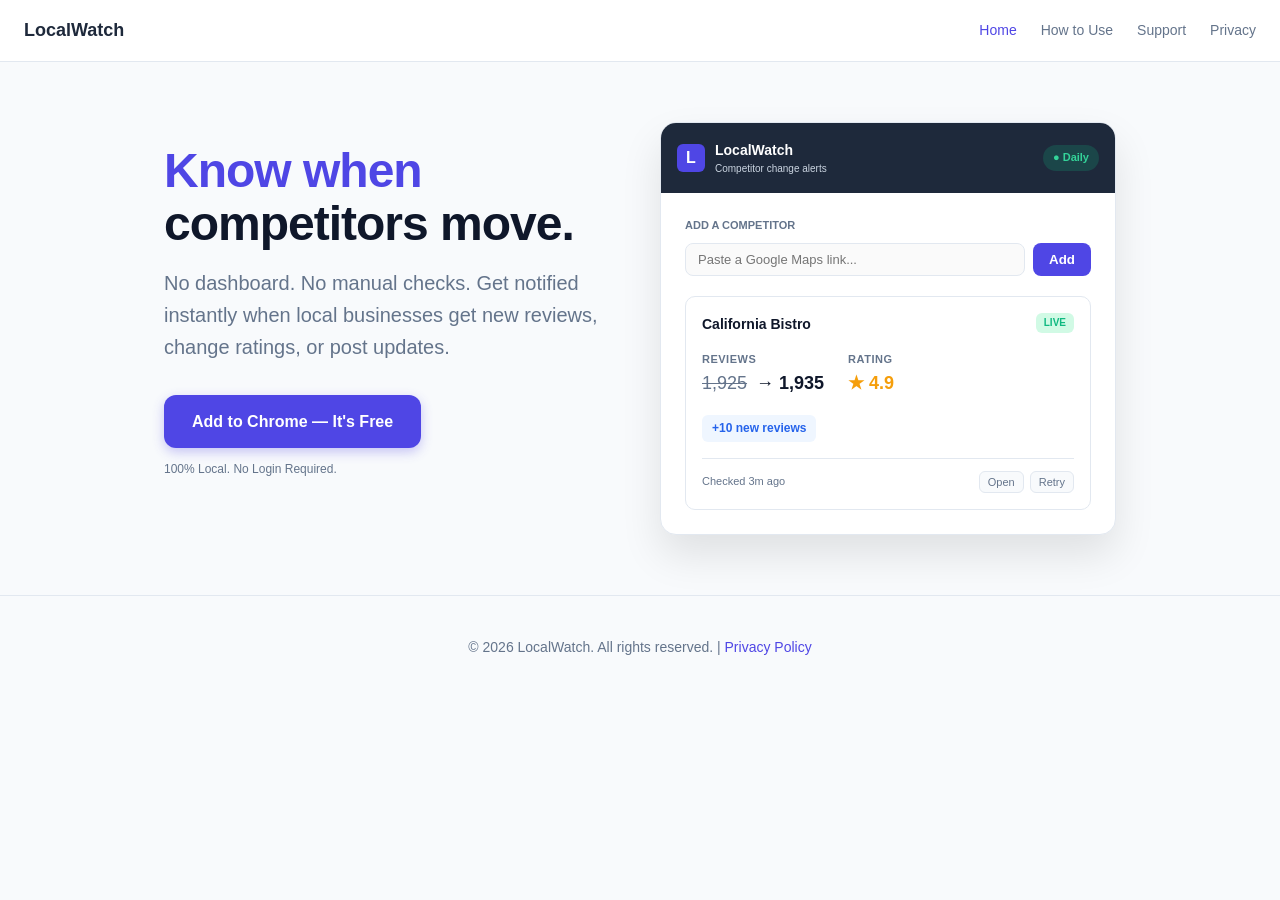
<file: index.html>
<!doctype html>
<html lang="en">
  <head>
    <meta charset="UTF-8" />
    <meta name="viewport" content="width=device-width, initial-scale=1.0" />
    <title>LocalWatch — Competitor Change Alerts</title>
    <link rel="stylesheet" href="style.css" />
  </head>
  <body>
    <nav>
      <a href="index.html" class="nav-brand">
        <!-- Optional: <img src="icon128.png" alt="Logo"> -->
        LocalWatch
      </a>
      <div class="nav-links">
        <a href="index.html" class="active">Home</a>
        <a href="how-to-use.html">How to Use</a>
        <a href="support.html">Support</a>
        <a href="privacy.html">Privacy</a>
      </div>
    </nav>

    <div class="hero">
      <div class="hero-text">
        <h1>Know when <span>competitors move.</span></h1>
        <p>
          No dashboard. No manual checks. Get notified instantly when local
          businesses get new reviews, change ratings, or post updates.
        </p>

        <!-- Replace # with your Chrome Web Store Link -->
        <a href="#" class="btn-primary">Add to Chrome — It's Free</a>
        <p style="font-size: 12px; margin-top: 12px; color: var(--text-muted)">
          100% Local. No Login Required.
        </p>
      </div>

      <div class="mock-ui">
        <div class="mock-header">
          <div style="display: flex; align-items: center; gap: 10px">
            <div
              style="
                background: #4f46e5;
                width: 28px;
                height: 28px;
                border-radius: 6px;
                display: flex;
                align-items: center;
                justify-content: center;
                font-weight: bold;
              "
            >
              L
            </div>
            <div>
              <div style="font-weight: 700; font-size: 14px">LocalWatch</div>
              <div style="font-size: 10px; color: #cbd5e1">
                Competitor change alerts
              </div>
            </div>
          </div>
          <div
            style="
              background: rgba(16, 185, 129, 0.2);
              color: #34d399;
              padding: 4px 10px;
              border-radius: 20px;
              font-size: 11px;
              font-weight: 600;
            "
          >
            ● Daily
          </div>
        </div>
        <div class="mock-card">
          <div
            style="
              font-size: 11px;
              font-weight: 700;
              color: var(--text-muted);
              text-transform: uppercase;
              margin-bottom: 8px;
            "
          >
            Add a competitor
          </div>
          <div style="display: flex; gap: 8px; margin-bottom: 20px">
            <input
              type="text"
              placeholder="Paste a Google Maps link..."
              style="
                flex: 1;
                padding: 8px 12px;
                border: 1px solid var(--border);
                border-radius: 8px;
                font-size: 13px;
              "
              disabled
            />
            <button
              style="
                background: var(--primary);
                color: white;
                border: none;
                padding: 8px 16px;
                border-radius: 8px;
                font-weight: 600;
              "
            >
              Add
            </button>
          </div>

          <div
            style="
              border: 1px solid var(--border);
              border-radius: 10px;
              padding: 16px;
            "
          >
            <div
              style="
                display: flex;
                justify-content: space-between;
                align-items: start;
                margin-bottom: 12px;
              "
            >
              <div style="font-weight: 700; font-size: 14px">
                California Bistro
              </div>
              <div
                style="
                  background: var(--success-bg);
                  color: var(--success);
                  font-size: 10px;
                  font-weight: 700;
                  padding: 2px 8px;
                  border-radius: 6px;
                "
              >
                LIVE
              </div>
            </div>

            <div class="mock-stat-row">
              <div>
                <div class="mock-stat-label">Reviews</div>
                <div class="mock-stat-value"><s>1,925</s> → 1,935</div>
              </div>
              <div>
                <div class="mock-stat-label">Rating</div>
                <div class="mock-stat-value" style="color: #f59e0b">★ 4.9</div>
              </div>
            </div>

            <div class="mock-chip">+10 new reviews</div>

            <div
              style="
                margin-top: 16px;
                padding-top: 12px;
                border-top: 1px solid var(--border);
                display: flex;
                justify-content: space-between;
                align-items: center;
              "
            >
              <div style="font-size: 11px; color: var(--text-muted)">
                Checked 3m ago
              </div>
              <div style="display: flex; gap: 6px">
                <button
                  style="
                    padding: 4px 8px;
                    border: 1px solid var(--border);
                    background: var(--bg-body);
                    border-radius: 6px;
                    font-size: 11px;
                    color: var(--text-muted);
                  "
                >
                  Open
                </button>
                <button
                  style="
                    padding: 4px 8px;
                    border: 1px solid var(--border);
                    background: var(--bg-body);
                    border-radius: 6px;
                    font-size: 11px;
                    color: var(--text-muted);
                  "
                >
                  Retry
                </button>
              </div>
            </div>
          </div>
        </div>
      </div>
    </div>

    <footer>
      &copy; 2026 LocalWatch. All rights reserved. |
      <a href="privacy.html">Privacy Policy</a>
    </footer>
  </body>
</html>
</file>
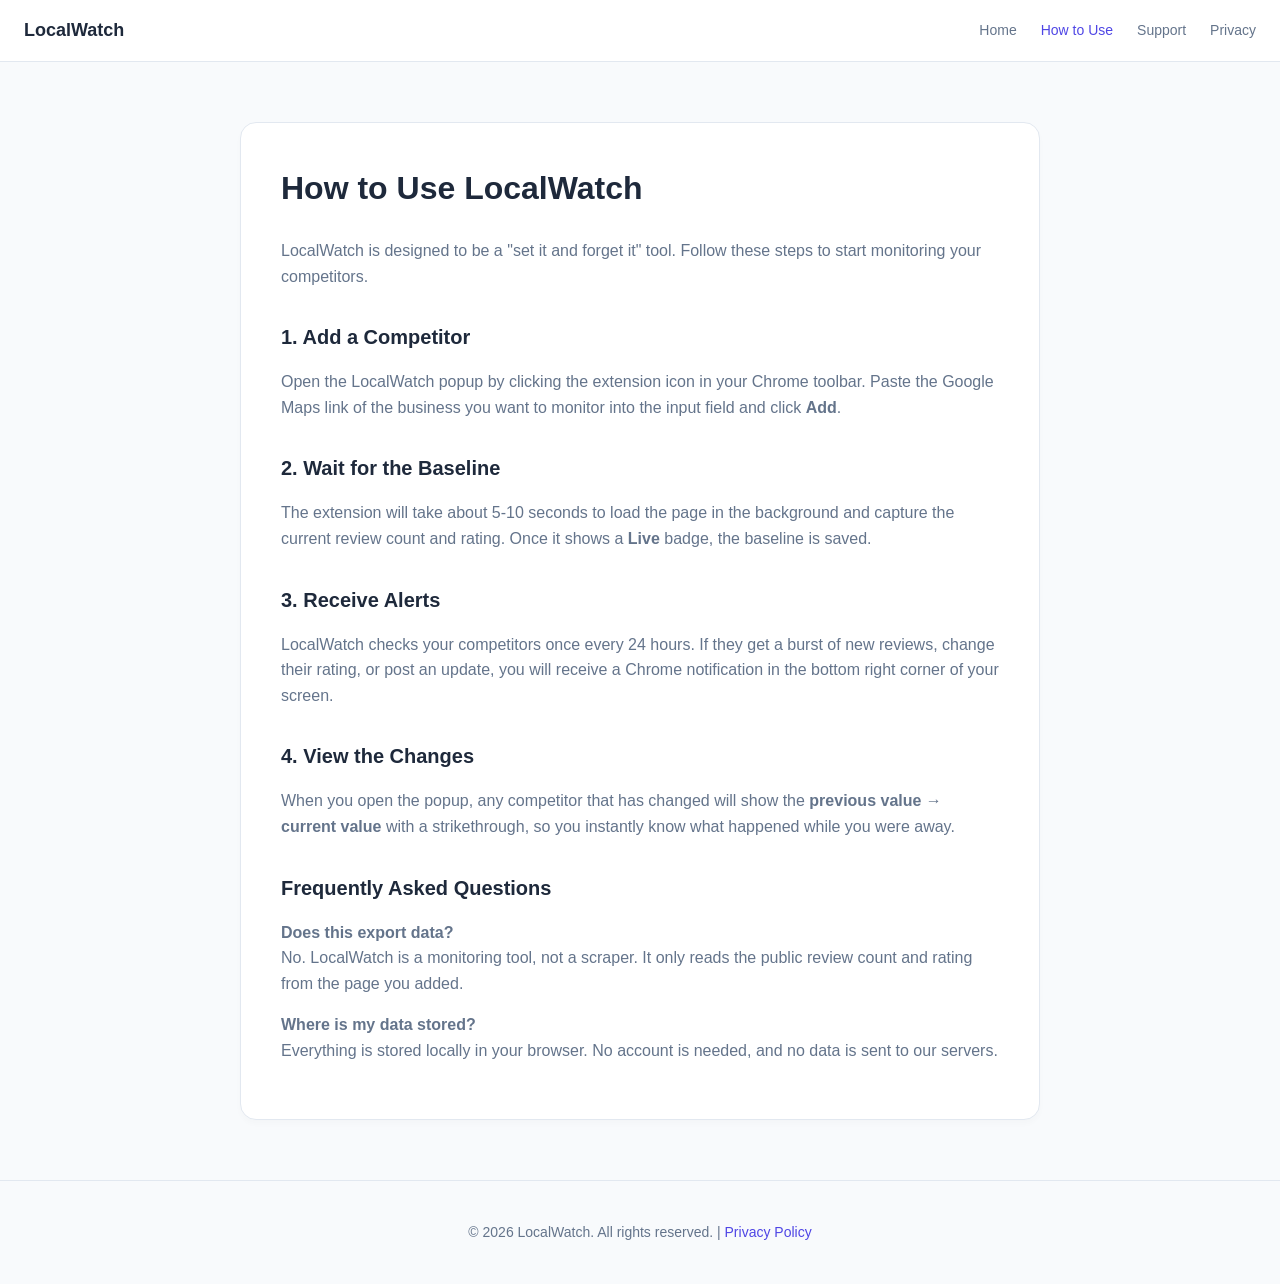
<file: how-to-use.html>
<!doctype html>
<html lang="en">
  <head>
    <meta charset="UTF-8" />
    <meta name="viewport" content="width=device-width, initial-scale=1.0" />
    <title>How to Use - LocalWatch</title>
    <link rel="stylesheet" href="style.css" />
  </head>
  <body>
    <nav>
      <a href="index.html" class="nav-brand">LocalWatch</a>
      <div class="nav-links">
        <a href="index.html">Home</a>
        <a href="how-to-use.html" class="active">How to Use</a>
        <a href="support.html">Support</a>
        <a href="privacy.html">Privacy</a>
      </div>
    </nav>

    <div class="page-container">
      <h1>How to Use LocalWatch</h1>
      <p>
        LocalWatch is designed to be a "set it and forget it" tool. Follow these
        steps to start monitoring your competitors.
      </p>

      <h2>1. Add a Competitor</h2>
      <p>
        Open the LocalWatch popup by clicking the extension icon in your Chrome
        toolbar. Paste the Google Maps link of the business you want to monitor
        into the input field and click <strong>Add</strong>.
      </p>

      <h2>2. Wait for the Baseline</h2>
      <p>
        The extension will take about 5-10 seconds to load the page in the
        background and capture the current review count and rating. Once it
        shows a <strong>Live</strong> badge, the baseline is saved.
      </p>

      <h2>3. Receive Alerts</h2>
      <p>
        LocalWatch checks your competitors once every 24 hours. If they get a
        burst of new reviews, change their rating, or post an update, you will
        receive a Chrome notification in the bottom right corner of your screen.
      </p>

      <h2>4. View the Changes</h2>
      <p>
        When you open the popup, any competitor that has changed will show the
        <strong>previous value &rarr; current value</strong> with a
        strikethrough, so you instantly know what happened while you were away.
      </p>

      <h2>Frequently Asked Questions</h2>
      <p>
        <strong>Does this export data?</strong><br />No. LocalWatch is a
        monitoring tool, not a scraper. It only reads the public review count
        and rating from the page you added.
      </p>
      <p>
        <strong>Where is my data stored?</strong><br />Everything is stored
        locally in your browser. No account is needed, and no data is sent to
        our servers.
      </p>
    </div>

    <footer>
      &copy; 2026 LocalWatch. All rights reserved. |
      <a href="privacy.html">Privacy Policy</a>
    </footer>
  </body>
</html>
</file>
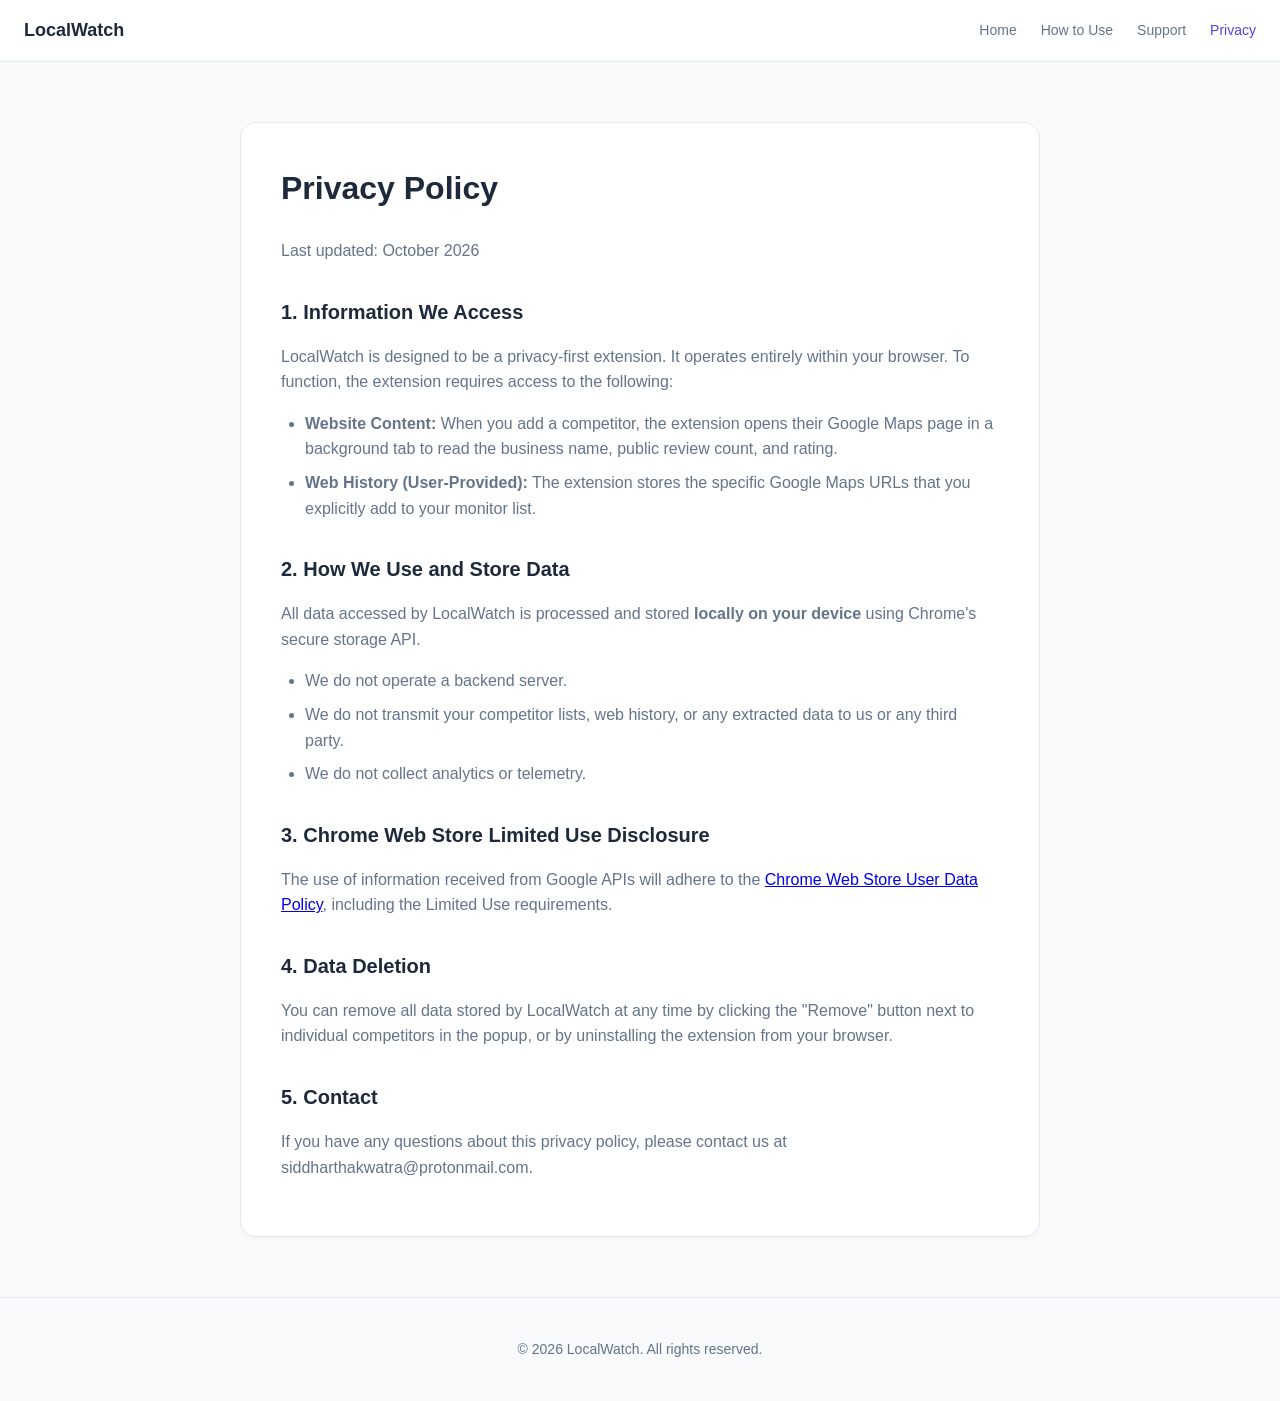
<file: privacy.html>
<!doctype html>
<html lang="en">
  <head>
    <meta charset="UTF-8" />
    <meta name="viewport" content="width=device-width, initial-scale=1.0" />
    <title>Privacy Policy - LocalWatch</title>
    <link rel="stylesheet" href="style.css" />
  </head>
  <body>
    <nav>
      <a href="index.html" class="nav-brand">LocalWatch</a>
      <div class="nav-links">
        <a href="index.html">Home</a>
        <a href="how-to-use.html">How to Use</a>
        <a href="support.html">Support</a>
        <a href="privacy.html" class="active">Privacy</a>
      </div>
    </nav>

    <div class="page-container">
      <h1>Privacy Policy</h1>
      <p>Last updated: October 2026</p>

      <h2>1. Information We Access</h2>
      <p>
        LocalWatch is designed to be a privacy-first extension. It operates
        entirely within your browser. To function, the extension requires access
        to the following:
      </p>
      <ul>
        <li>
          <strong>Website Content:</strong> When you add a competitor, the
          extension opens their Google Maps page in a background tab to read the
          business name, public review count, and rating.
        </li>
        <li>
          <strong>Web History (User-Provided):</strong> The extension stores the
          specific Google Maps URLs that you explicitly add to your monitor
          list.
        </li>
      </ul>

      <h2>2. How We Use and Store Data</h2>
      <p>
        All data accessed by LocalWatch is processed and stored
        <strong>locally on your device</strong> using Chrome's secure storage
        API.
      </p>
      <ul>
        <li>We do not operate a backend server.</li>
        <li>
          We do not transmit your competitor lists, web history, or any
          extracted data to us or any third party.
        </li>
        <li>We do not collect analytics or telemetry.</li>
      </ul>

      <h2>3. Chrome Web Store Limited Use Disclosure</h2>
      <p>
        The use of information received from Google APIs will adhere to the
        <a
          href="https://developer.chrome.com/docs/webstore/program-policies/limited-use/"
          target="_blank"
          >Chrome Web Store User Data Policy</a
        >, including the Limited Use requirements.
      </p>

      <h2>4. Data Deletion</h2>
      <p>
        You can remove all data stored by LocalWatch at any time by clicking the
        "Remove" button next to individual competitors in the popup, or by
        uninstalling the extension from your browser.
      </p>

      <h2>5. Contact</h2>
      <p>
        If you have any questions about this privacy policy, please contact us
        at siddharthakwatra@protonmail.com.
      </p>
    </div>

    <footer>&copy; 2026 LocalWatch. All rights reserved.</footer>
  </body>
</html>
</file>
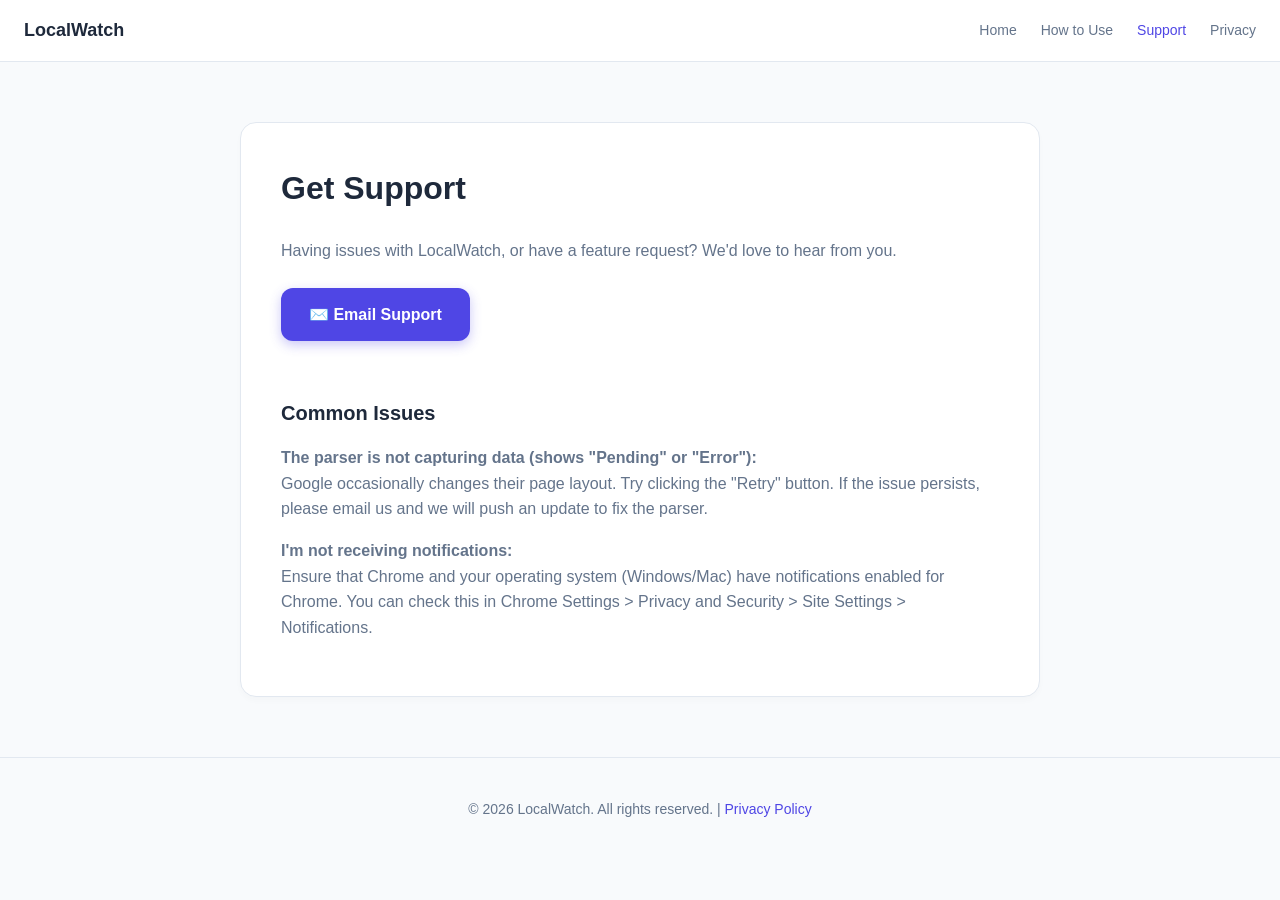
<file: support.html>
<!doctype html>
<html lang="en">
  <head>
    <meta charset="UTF-8" />
    <meta name="viewport" content="width=device-width, initial-scale=1.0" />
    <title>Support - LocalWatch</title>
    <link rel="stylesheet" href="style.css" />
  </head>
  <body>
    <nav>
      <a href="index.html" class="nav-brand">LocalWatch</a>
      <div class="nav-links">
        <a href="index.html">Home</a>
        <a href="how-to-use.html">How to Use</a>
        <a href="support.html" class="active">Support</a>
        <a href="privacy.html">Privacy</a>
      </div>
    </nav>

    <div class="page-container">
      <h1>Get Support</h1>
      <p>
        Having issues with LocalWatch, or have a feature request? We'd love to
        hear from you.
      </p>

      <!-- Replace YOUR_EMAIL with your actual email address -->
      <p style="margin-top: 24px">
        <a
          href="mailto:siddharthakwatra@protonmail.com?subject=LocalWatch Support"
          class="btn-primary"
          style="display: inline-block; margin-bottom: 24px"
        >
          ✉️ Email Support
        </a>
      </p>

      <h2>Common Issues</h2>
      <p>
        <strong
          >The parser is not capturing data (shows "Pending" or
          "Error"):</strong
        ><br />
        Google occasionally changes their page layout. Try clicking the "Retry"
        button. If the issue persists, please email us and we will push an
        update to fix the parser.
      </p>

      <p>
        <strong>I'm not receiving notifications:</strong><br />
        Ensure that Chrome and your operating system (Windows/Mac) have
        notifications enabled for Chrome. You can check this in Chrome Settings
        > Privacy and Security > Site Settings > Notifications.
      </p>
    </div>

    <footer>
      &copy; 2026 LocalWatch. All rights reserved. |
      <a href="privacy.html">Privacy Policy</a>
    </footer>
  </body>
</html>
</file>
<file: style.css>
/* LocalWatch Website Styles */
:root {
  --primary: #4f46e5; /* Vibrant Purple/Blue from image */
  --primary-hover: #4338ca;
  --secondary: #1e293b; /* Deep Navy from image */
  --text-main: #0f172a;
  --text-muted: #64748b;
  --bg-body: #f8fafc;
  --bg-card: #ffffff;
  --border: #e2e8f0;
  --success: #10b981;
  --success-bg: #d1fae5;
  --danger: #ef4444;
  --danger-bg: #fee2e2;
}

* {
  box-sizing: border-box;
  margin: 0;
  padding: 0;
}
body {
  font-family:
    -apple-system, BlinkMacSystemFont, "Segoe UI", Roboto, Helvetica, Arial,
    sans-serif;
  background-color: var(--bg-body);
  color: var(--text-main);
  line-height: 1.6;
}

/* Navbar */
nav {
  background: white;
  border-bottom: 1px solid var(--border);
  padding: 16px 24px;
  position: sticky;
  top: 0;
  z-index: 100;
  display: flex;
  justify-content: space-between;
  align-items: center;
}
.nav-brand {
  display: flex;
  align-items: center;
  gap: 10px;
  font-size: 18px;
  font-weight: 800;
  color: var(--secondary);
  text-decoration: none;
}
.nav-brand img {
  width: 32px;
  height: 32px;
  border-radius: 8px;
}
.nav-links {
  display: flex;
  gap: 24px;
}
.nav-links a {
  text-decoration: none;
  color: var(--text-muted);
  font-size: 14px;
  font-weight: 500;
  transition: color 0.2s;
}
.nav-links a:hover,
.nav-links a.active {
  color: var(--primary);
}

/* Hero Section */
.hero {
  max-width: 1000px;
  margin: 60px auto;
  padding: 0 24px;
  display: grid;
  grid-template-columns: 1fr 1fr;
  gap: 40px;
  align-items: center;
}
.hero-text h1 {
  font-size: 48px;
  line-height: 1.1;
  font-weight: 800;
  color: var(--primary);
  margin-bottom: 16px;
  letter-spacing: -1px;
}
.hero-text h1 span {
  color: var(--text-main);
}
.hero-text p {
  font-size: 20px;
  color: var(--text-muted);
  margin-bottom: 32px;
}
.btn-primary {
  display: inline-block;
  background: var(--primary);
  color: white;
  text-decoration: none;
  padding: 14px 28px;
  border-radius: 12px;
  font-size: 16px;
  font-weight: 600;
  transition: all 0.2s;
  box-shadow: 0 4px 12px rgba(79, 70, 229, 0.3);
}
.btn-primary:hover {
  background: var(--primary-hover);
  transform: translateY(-2px);
}

/* Mock UI Graphic */
.mock-ui {
  background: white;
  border-radius: 16px;
  box-shadow: 0 20px 40px rgba(0, 0, 0, 0.1);
  overflow: hidden;
  border: 1px solid var(--border);
}
.mock-header {
  background: var(--secondary);
  padding: 16px;
  display: flex;
  align-items: center;
  justify-content: space-between;
  color: white;
}
.mock-card {
  padding: 24px;
}
.mock-stat-row {
  display: flex;
  gap: 24px;
  margin: 16px 0;
}
.mock-stat-label {
  font-size: 11px;
  font-weight: 700;
  text-transform: uppercase;
  color: var(--text-muted);
  letter-spacing: 0.5px;
}
.mock-stat-value {
  font-size: 18px;
  font-weight: 700;
  color: var(--text-main);
}
.mock-stat-value s {
  color: var(--text-muted);
  font-weight: 500;
  margin-right: 4px;
}
.mock-chip {
  display: inline-block;
  background: #eff6ff;
  color: #2563eb;
  font-size: 12px;
  font-weight: 600;
  padding: 4px 10px;
  border-radius: 6px;
}

/* Page Content (Privacy, Support, How-To) */
.page-container {
  max-width: 800px;
  margin: 60px auto;
  padding: 40px;
  background: white;
  border-radius: 16px;
  border: 1px solid var(--border);
  box-shadow: 0 4px 6px rgba(0, 0, 0, 0.02);
}
.page-container h1 {
  font-size: 32px;
  margin-bottom: 24px;
  color: var(--secondary);
}
.page-container h2 {
  font-size: 20px;
  margin: 32px 0 16px;
  color: var(--secondary);
}
.page-container p {
  margin-bottom: 16px;
  color: var(--text-muted);
}
.page-container ul {
  margin-left: 24px;
  margin-bottom: 16px;
  color: var(--text-muted);
}
.page-container li {
  margin-bottom: 8px;
}

/* Support Form */
.form-group {
  margin-bottom: 20px;
}
.form-group label {
  display: block;
  font-weight: 600;
  margin-bottom: 8px;
  font-size: 14px;
}
.form-group input,
.form-group textarea {
  width: 100%;
  padding: 12px;
  border: 1px solid var(--border);
  border-radius: 8px;
  font-family: inherit;
  font-size: 14px;
}
.form-group textarea {
  height: 120px;
  resize: vertical;
}
.form-group input:focus,
.form-group textarea:focus {
  outline: none;
  border-color: var(--primary);
  box-shadow: 0 0 0 3px rgba(79, 70, 229, 0.1);
}

/* Footer */
footer {
  text-align: center;
  padding: 40px 24px;
  color: var(--text-muted);
  font-size: 14px;
  border-top: 1px solid var(--border);
  margin-top: 60px;
}
footer a {
  color: var(--primary);
  text-decoration: none;
}

/* Responsive */
@media (max-width: 768px) {
  .hero {
    grid-template-columns: 1fr;
    text-align: center;
    margin: 40px auto;
  }
  .hero-text h1 {
    font-size: 36px;
  }
  nav {
    flex-direction: column;
    gap: 16px;
  }
  .nav-links {
    gap: 16px;
  }
  .page-container {
    margin: 24px;
    padding: 24px;
  }
}
</file>
